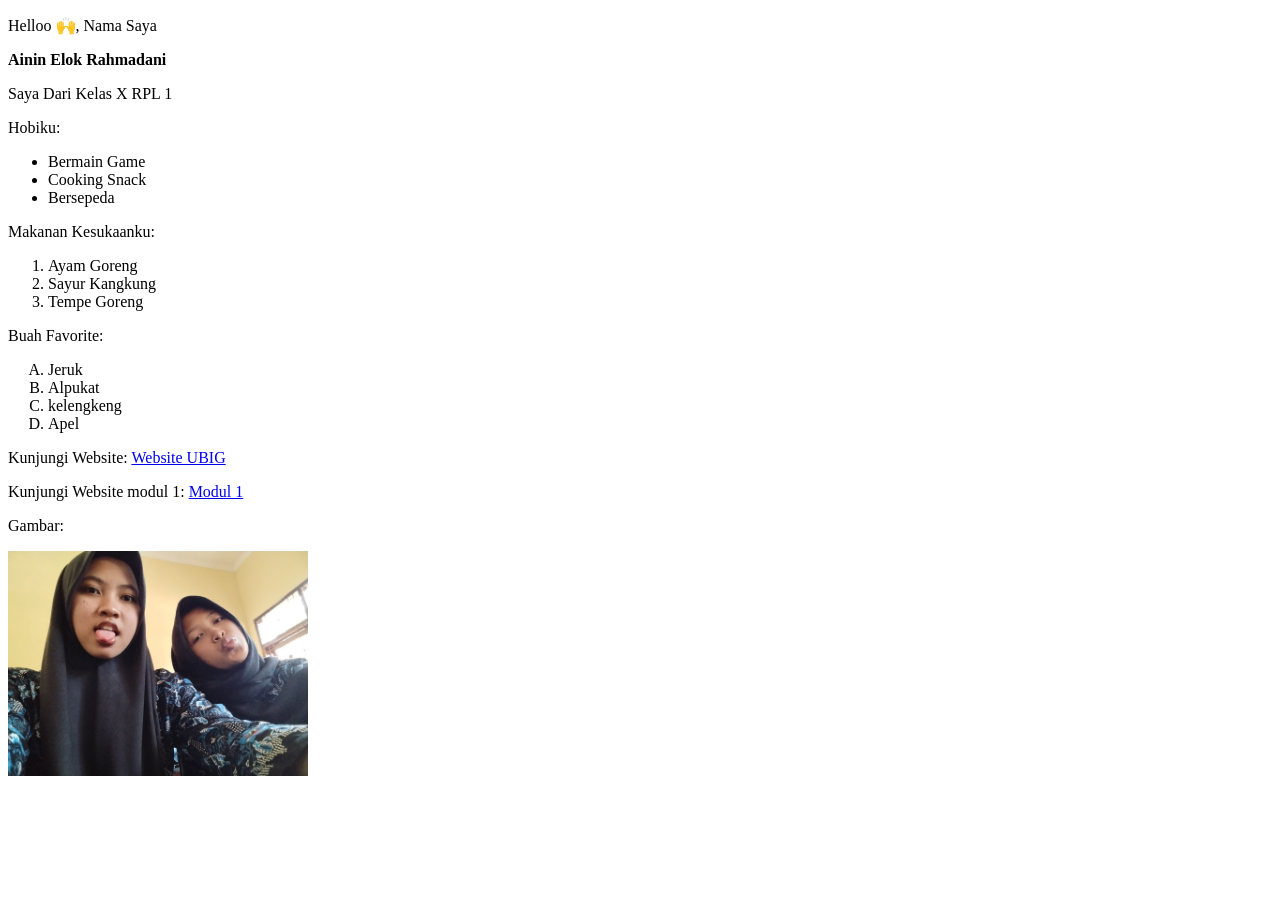
<file: index.html>
<!DOCTYPE html>
<html lang="en">
<head>
    <meta charset="UTF-8">
    <meta name="viewport" content="width=device-width, initial-scale=1.0">
    <title>Document</title>
</head>
<body>
        <p>Helloo 🙌, Nama Saya</p>
        <strong>Ainin Elok Rahmadani</strong>
        <p>Saya Dari Kelas X RPL 1</p>
   
        <P>Hobiku:</P>
            <ul>
                <li>Bermain Game</li>
                <LI>Cooking Snack</LI>
                <li>Bersepeda</li>
            </ul>
     
        <p>Makanan Kesukaanku:</p>
            <ol>
                <li>Ayam Goreng</li>
                <LI>Sayur Kangkung</LI>
                <li>Tempe Goreng</li>
            </ol>
        
        <p>Buah Favorite:</p>
            <ol type="A">
                <li>Jeruk</li>
                <LI>Alpukat</LI>
                <li>kelengkeng</li>
                <li>Apel</li>
            </ol>
    
        <p>Kunjungi Website:
        <a href="http://ubig.co.id">Website UBIG</a>
        </P>

        <p>Kunjungi Website modul 1:
        <a href="tugas mandiri.html">Modul 1</a>
        </P>
   
        <P>Gambar:</P>
        <img src="foto 1/image.png"width="300">
    
</body>
</html>
</file>
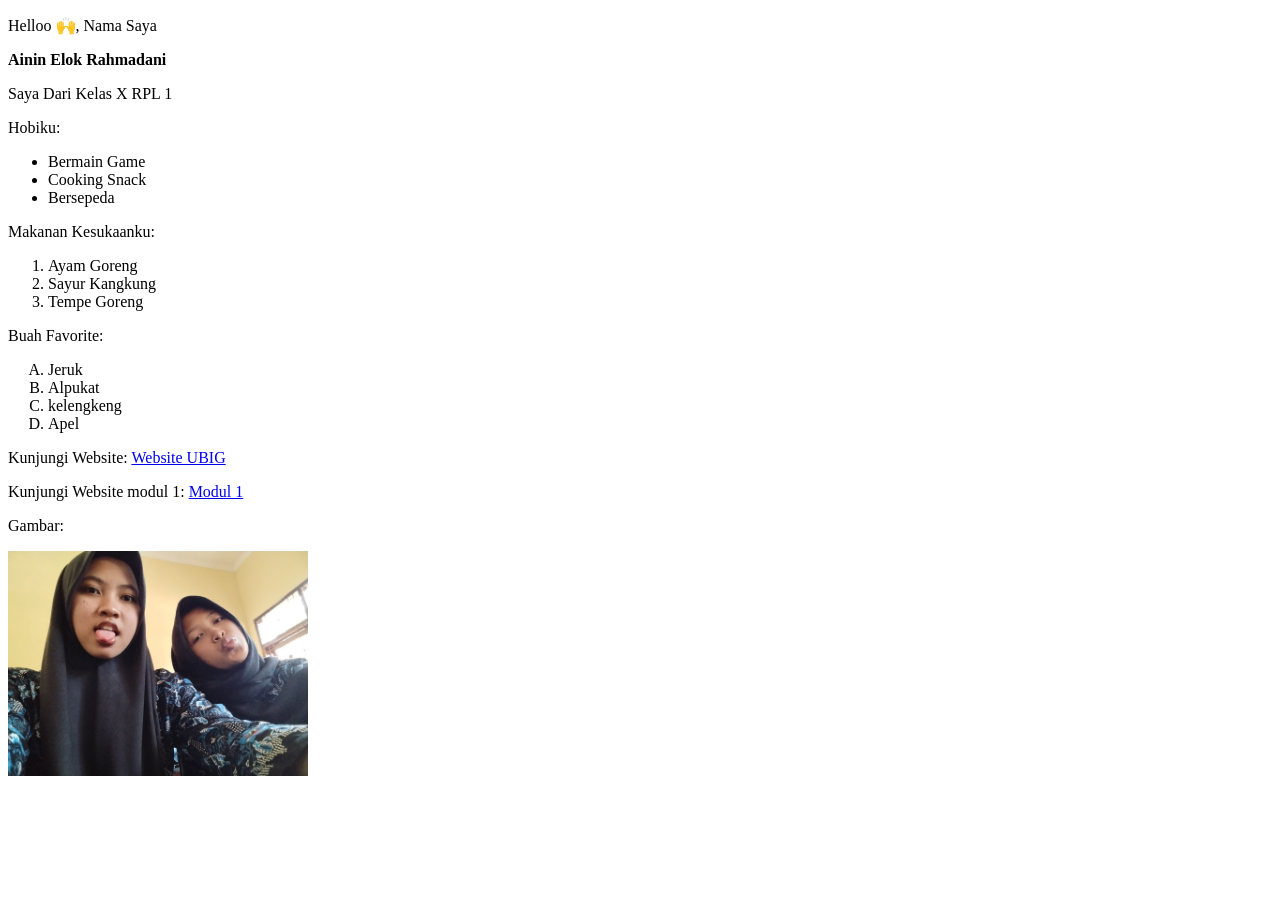
<file: projek-1/index.html>
<!DOCTYPE html>
<html lang="en">
<head>
    <meta charset="UTF-8">
    <meta name="viewport" content="width=device-width, initial-scale=1.0">
    <title>Document</title>
</head>
<body>
        <p>Helloo 🙌, Nama Saya</p>
        <strong>Ainin Elok Rahmadani</strong>
        <p>Saya Dari Kelas X RPL 1</p>
   
        <P>Hobiku:</P>
            <ul>
                <li>Bermain Game</li>
                <LI>Cooking Snack</LI>
                <li>Bersepeda</li>
            </ul>
     
        <p>Makanan Kesukaanku:</p>
            <ol>
                <li>Ayam Goreng</li>
                <LI>Sayur Kangkung</LI>
                <li>Tempe Goreng</li>
            </ol>
        
        <p>Buah Favorite:</p>
            <ol type="A">
                <li>Jeruk</li>
                <LI>Alpukat</LI>
                <li>kelengkeng</li>
                <li>Apel</li>
            </ol>
    
        <p>Kunjungi Website:
        <a href="http://ubig.co.id">Website UBIG</a>
        </P>

        <p>Kunjungi Website modul 1:
        <a href="tugas mandiri.html">Modul 1</a>
        </P>
   
        <P>Gambar:</P>
        <img src="foto 1/image.png"width="300">
    
</body>
</htm
</file>
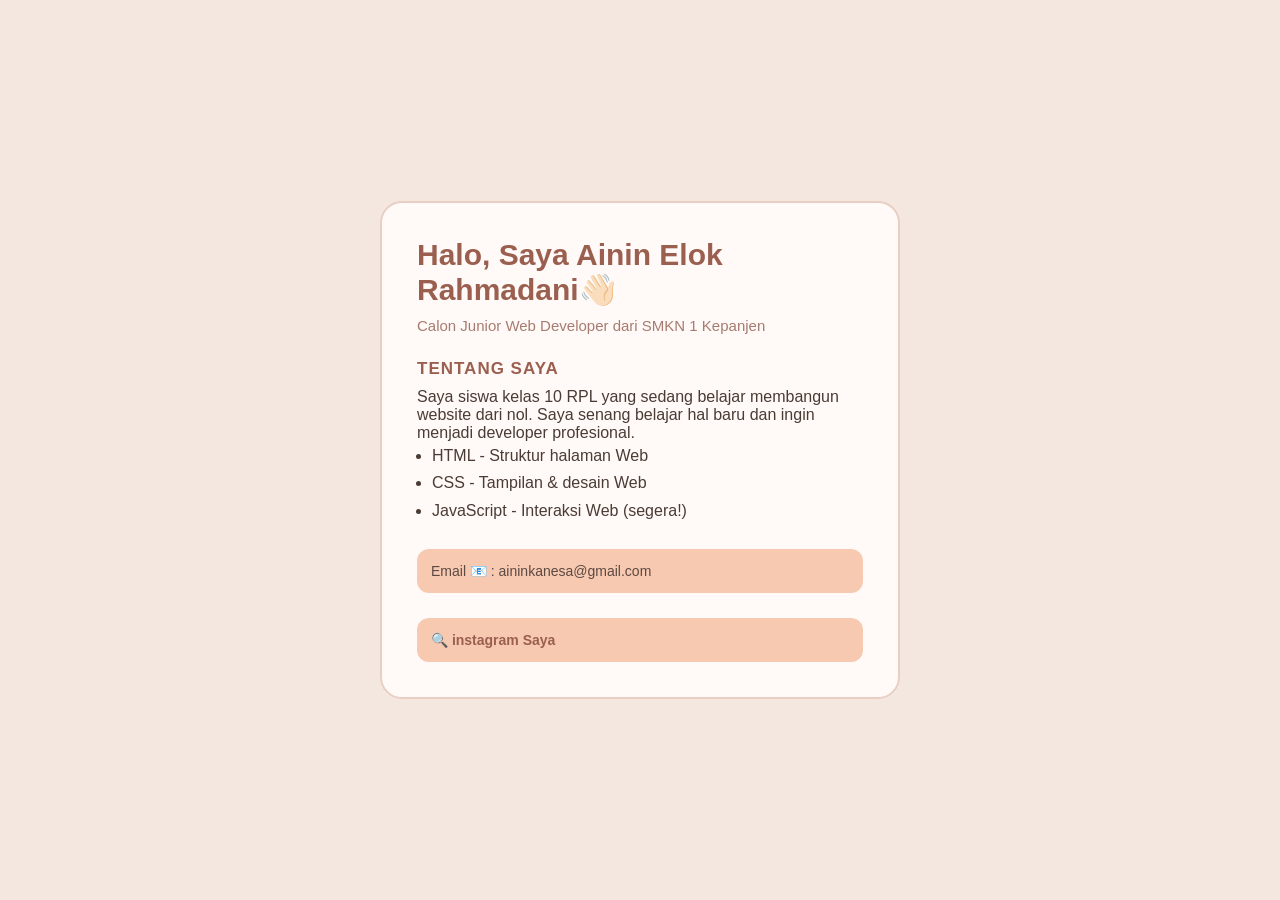
<file: modul.html>
<!DOCTYPE html>
<html lang="id">
<head>
    <meta charset="UTF-8">
    <meta name="viewport" content="width=device-width, initial-scale=1.0">
    <title>Profil - Ainin Elok Rahmadani</title>
    <link rel="stylesheet" href="modul.css">
</head>
<body>
    
    <div class="kartu-profil">
        <h1>Halo, Saya Ainin Elok Rahmadani👋🏻</h1>
        <p class="tagline">Calon Junior Web Developer dari SMKN 1 Kepanjen</p>

        <h2>Tentang Saya</h2>
        <p>Saya siswa kelas 10 RPL yang sedang belajar membangun website dari nol.
         Saya senang belajar hal baru dan ingin menjadi developer profesional.</h2>
        <ul>
            <li>HTML - Struktur halaman Web</li>
            <li>CSS - Tampilan & desain Web</li>
            <li>JavaScript - Interaksi Web (segera!)</li>
        </ul>
    
        <p class="kontak">Email 📧 : aininkanesa@gmail.com</p>
        
        
        <p class="instagram">🔍 
        <a href="https://www.instagram.com/er_ayz">instagram Saya</a>
        </p>
    </div>

</body>
</html>
</file>
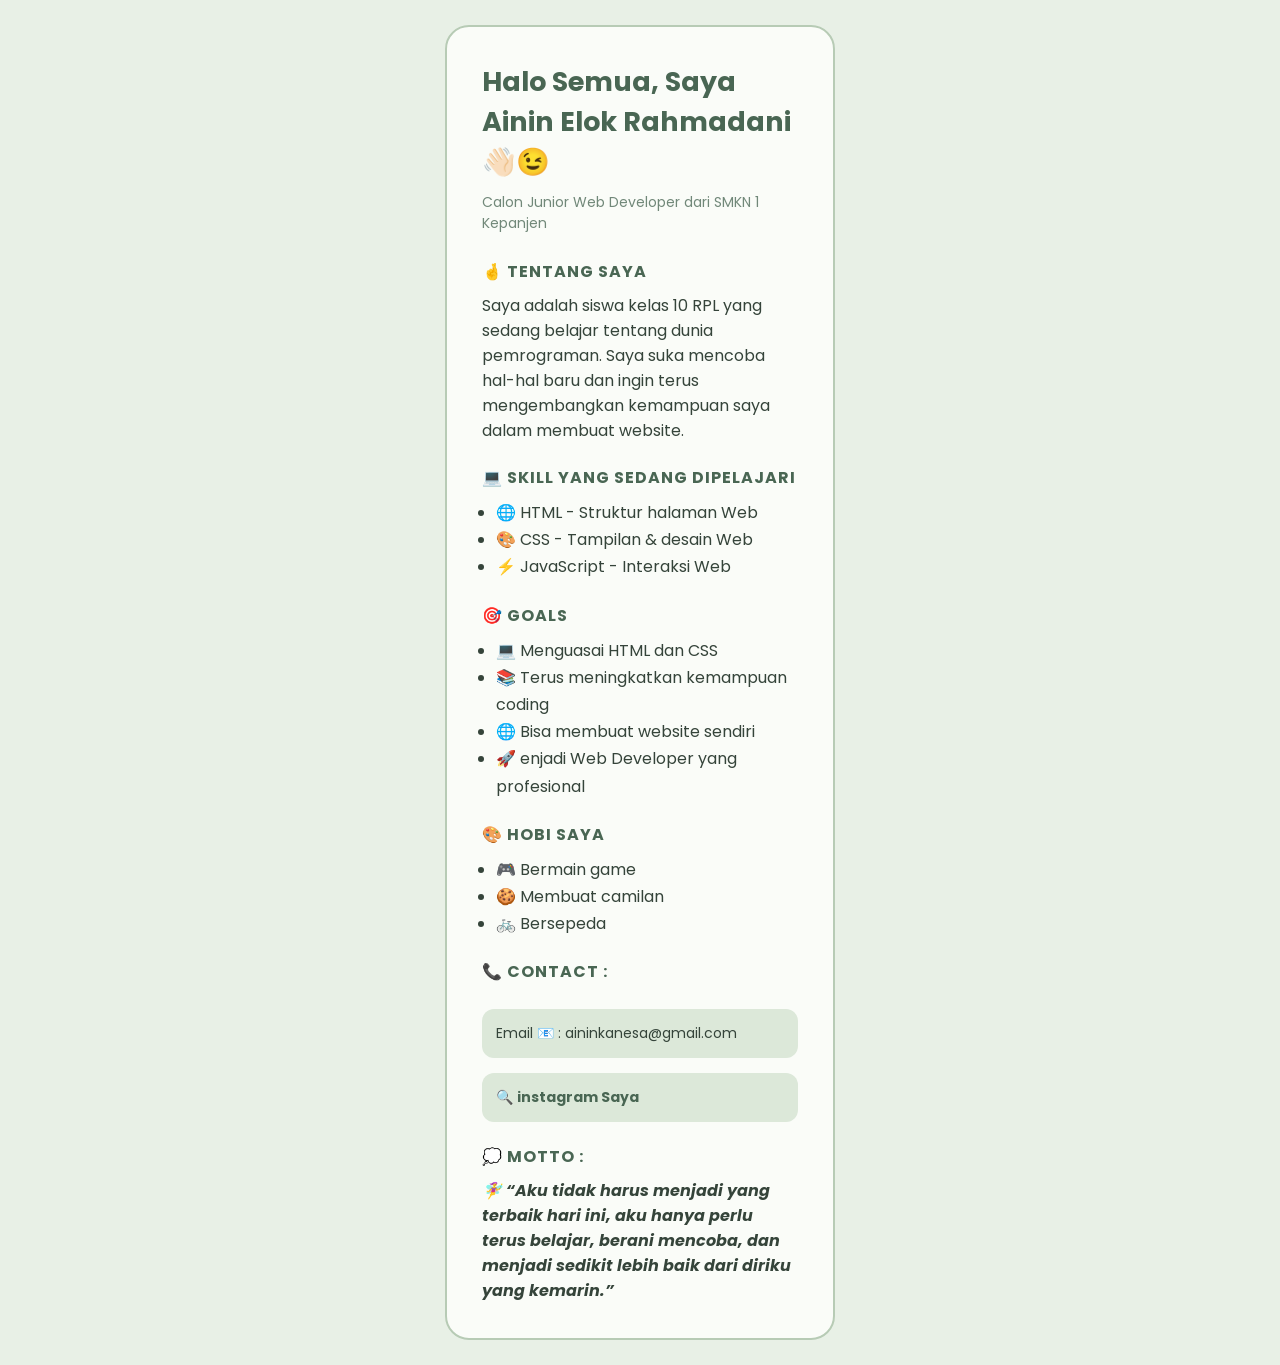
<file: tugas mandiri.html>
<!DOCTYPE html>
<html lang="id">
<head>
    <meta charset="UTF-8">
    <meta name="viewport" content="width=device-width, initial-scale=1.0">
    <title>Profil - Ainin Elok Rahmadani</title>
    <link rel="stylesheet" href="tugas mandiri.css">
    <link href="https://fonts.googleapis.com/css2?family=Poppins:wght@400;500;600;700&display=swap" rel="stylesheet">
</head>
<body>
    
    <div class="kartu-profil">
        <h1>Halo Semua, Saya Ainin Elok Rahmadani👋🏻😉</h1>
        <p class="tagline">Calon Junior Web Developer dari SMKN 1 Kepanjen</p>

        <h2>🤞 Tentang Saya</h2>
        <p>Saya adalah siswa kelas 10 RPL yang sedang belajar tentang dunia pemrograman.
        Saya suka mencoba hal-hal baru dan ingin terus mengembangkan kemampuan saya
        dalam membuat website.</p>
        
        <h2>💻 Skill Yang Sedang Dipelajari</h2>
        <ul>
            <li>🌐 HTML - Struktur halaman Web</li>
            <li>🎨 CSS - Tampilan & desain Web</li>
            <li>⚡ JavaScript - Interaksi Web</li>
        </ul>

        <h2>🎯 Goals</h2>
        <ul>                  
            <li>💻 Menguasai HTML dan CSS</li>
            <li>📚 Terus meningkatkan kemampuan coding</li>
            <li>🌐 Bisa membuat website sendiri</li>
            <li>🚀 enjadi Web Developer yang profesional</li>
        </ul>

        <h2>🎨 Hobi Saya</h2>
        <ul>
            <li>🎮 Bermain game</li>
            <li>🍪 Membuat camilan</li>
            <li>🚲 Bersepeda</li>
        </ul>

        <h2>📞 Contact :</h2>
        <p class="kontak">Email 📧 : aininkanesa@gmail.com</p>
        
        <p class="instagram">🔍
        <a href="https://www.instagram.com/er_ayz">instagram Saya</a>
        </p>

        <h2>💭 motto : </h2>
        <strong><i>🧚‍♀️ “Aku tidak harus menjadi yang terbaik hari ini, 
        aku hanya perlu terus belajar, berani mencoba,
        dan menjadi sedikit lebih baik dari diriku yang kemarin.”</i></strong>
    </div>

</body>
</html>
</file>
<file: modul.css>
* {
    margin: 0;
    padding: 0;
    box-sizing: border-box;
}

body {
    font-family: 'Segoe UI', Arial, sans-serif;
    background-color: #f3e7df;
    color: #4a3b35;
    display: flex;
    justify-content: center;
    align-items: center;
    min-height: 100vh;
    padding: 25px;
}

.kartu-profil {
    background-color: #fffaf7;
    border-radius: 22px;
    padding: 35px;
    max-width: 520px;
    width: 100%;
    border: 2px solid #e8cfc3;
    
}    

h1 {
    font-size: 30px;
    color: #9b5f50;
    margin-bottom: 10px;
}

.tagline {
    color: #a77b70;
    font-size: 15px;
    margin-bottom: 25px;
}

h2 {
    font-size: 17px;
    color: #9b5f50;
    margin: 22px 0 9px;
    text-transform: uppercase;
    letter-spacing: 1px;
}

ul {
    padding-left: 15px;
    line-height: 1.7;
}

.kontak {
    margin-top: 25px;
    padding: 14px;
    background: #f7c8aff6;
    border-radius: 12px;
    font-size: 14px;
    color: #5c4942;

}
    a {
    color: #9b5f50;
    text-decoration: none;
    font-weight: bold;
}
    a:hover {
    text-decoration: underline;}

    .kartu-profil:hover {  border-color: #c58b7d;  transition: border-color 0.3s ease;

}
.instagram {
    margin-top: 25px;
    padding: 14px;
    background: #f7c8aff6;
    border-radius: 12px;
    font-size: 14px;
    color: #5c4942;
}
</file>
<file: tugas mandiri.css>
* {
    margin: 0;
    padding: 0;
    box-sizing: border-box;
}

body {
    font-family: 'Poppins', sans-serif;
    background-color: #e8f0e6;
    color: #35443a;
    display: flex;
    justify-content: center;
    align-items: center;
    min-height: 100vh;
    padding: 25px;
}

.kartu-profil {
    background-color: #fafcf8;
    border-radius: 24px;
    padding: 35px;
    max-width: 390px;
    width: 100%;
    border: 2px solid #b7cbb5;
    
}    

h1 {
    font-size: 27px;
    color: #496653;
    margin-bottom: 10px;
}

.tagline {
    color: #718879;
    font-size: 14px;
    margin-bottom: 25px;
}

h2 {
    font-size: 16px;
    color: #496653;
    margin: 22px 0 9px;
    text-transform: uppercase;
    letter-spacing: 1px;
}

ul {
    padding-left: 14px;
    line-height: 1.7;
}

.kontak {
    margin-top: 25px;
    padding: 14px;
    background: #dce8d9;
    border-radius: 12px;
    font-size: 14px;
    color: #35443a;

}
    a {
    color: #496653;
    text-decoration: none;
    font-weight: bold;
}
    a:hover {
    text-decoration: underline;}

    .kartu-profil:hover {  border-color: #7f9b82;  transition: border-color 0.3s ease;

}
.instagram {
    margin-top: 15px;
    padding: 14px;
    background: #dce8d9;
    border-radius: 12px;
    font-size: 14px;
    color: #35443a;
}
</file>
